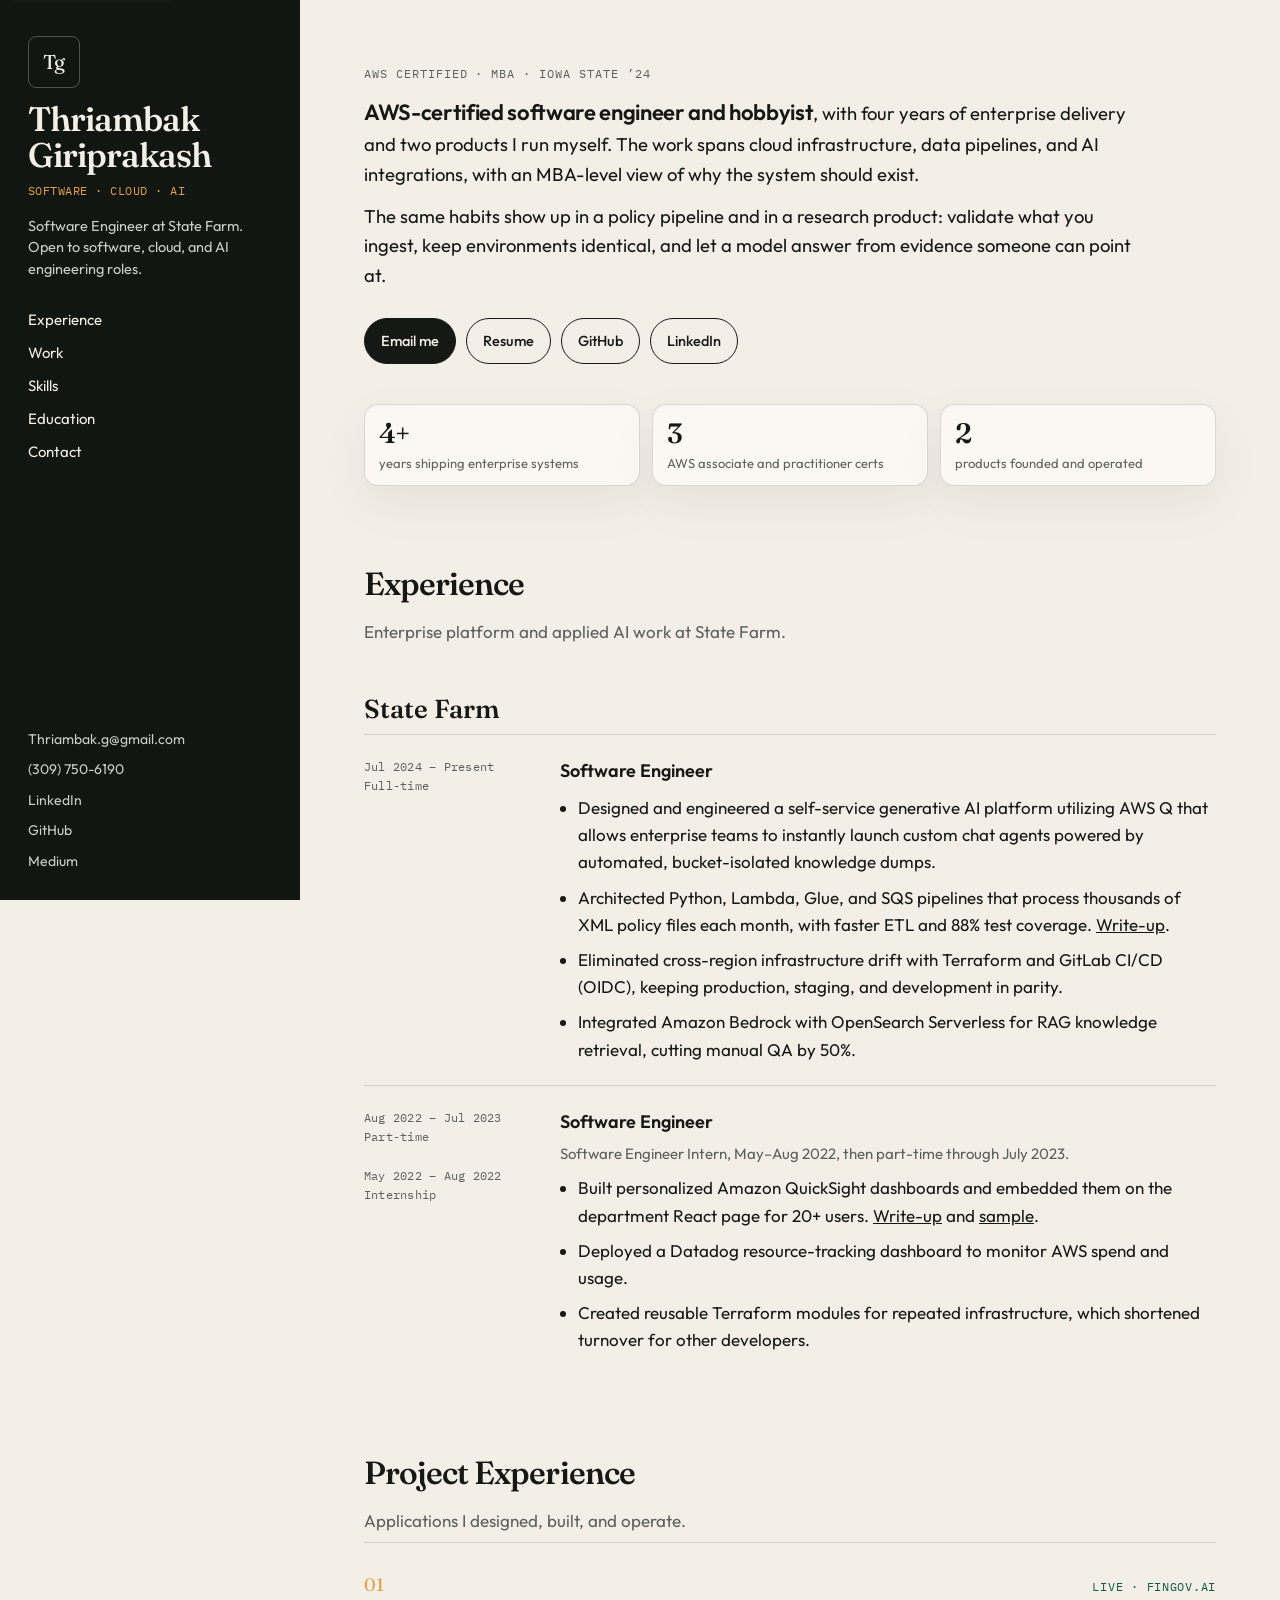
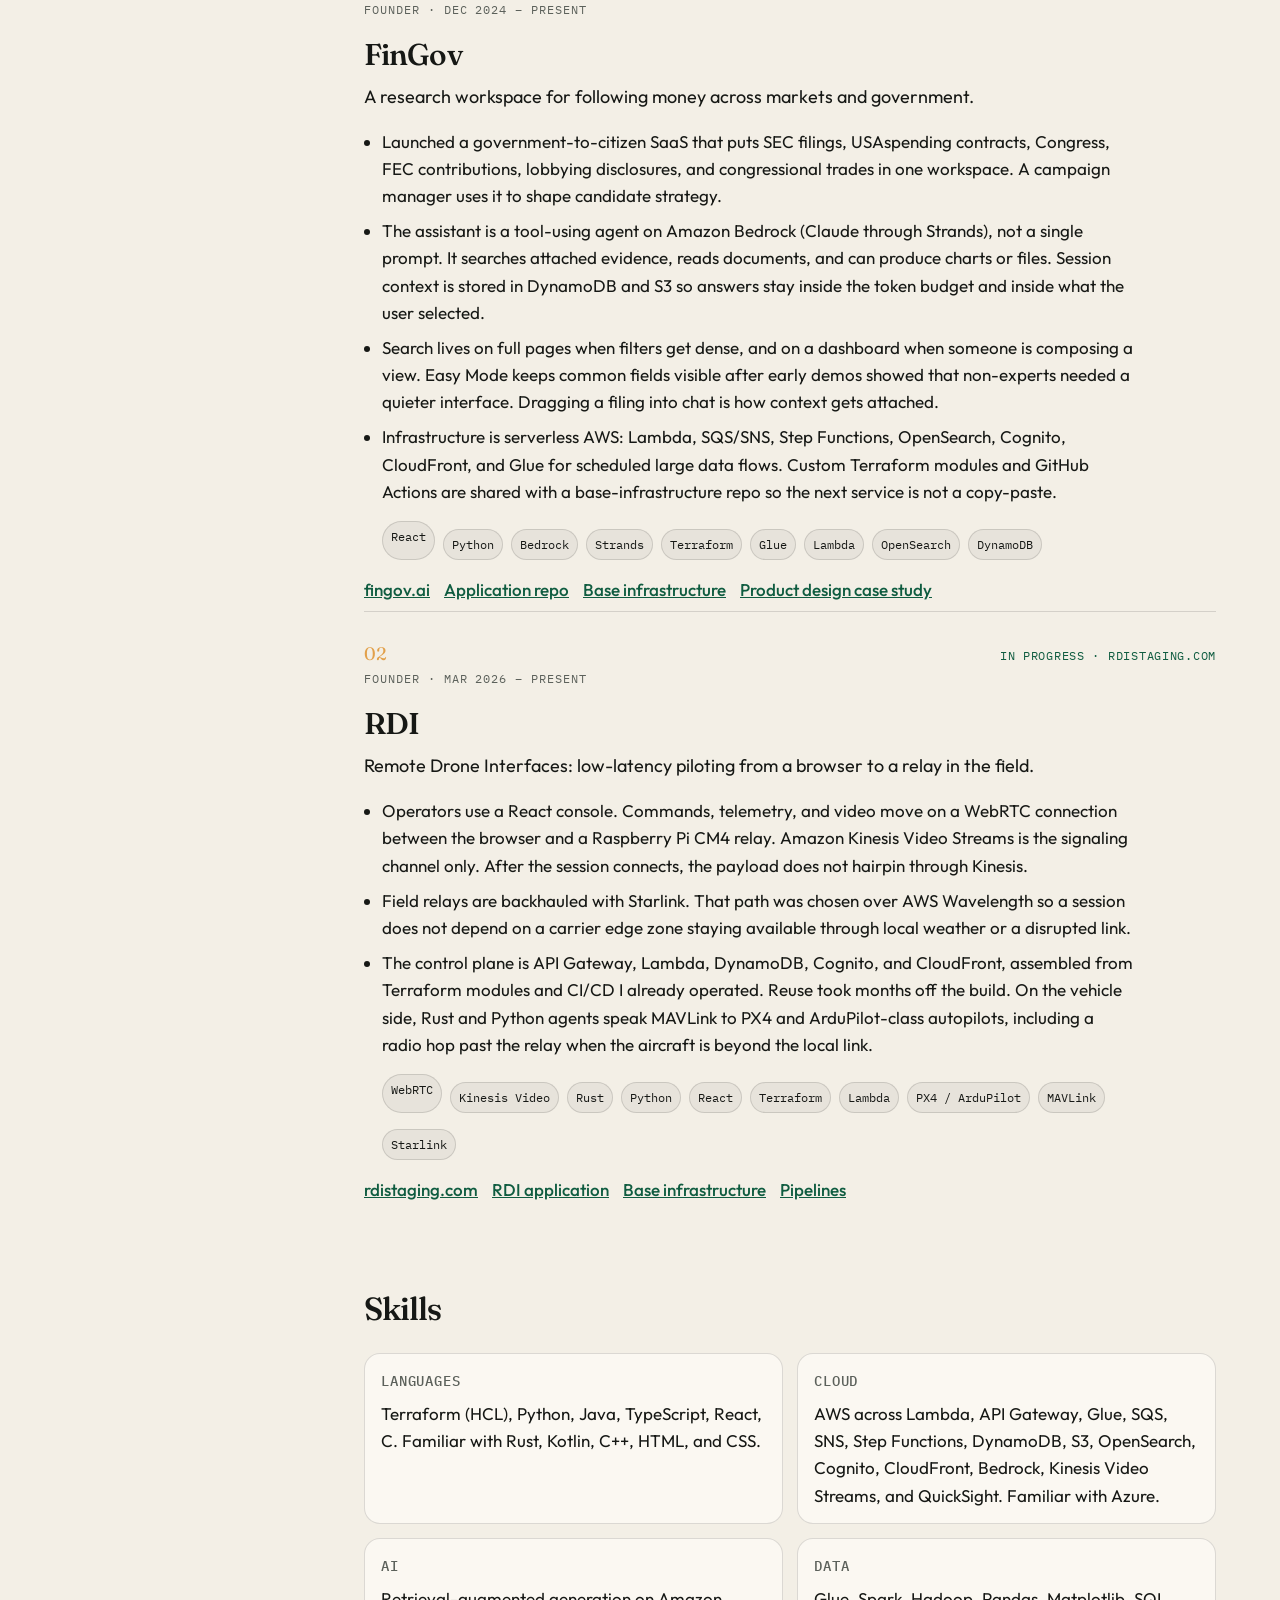
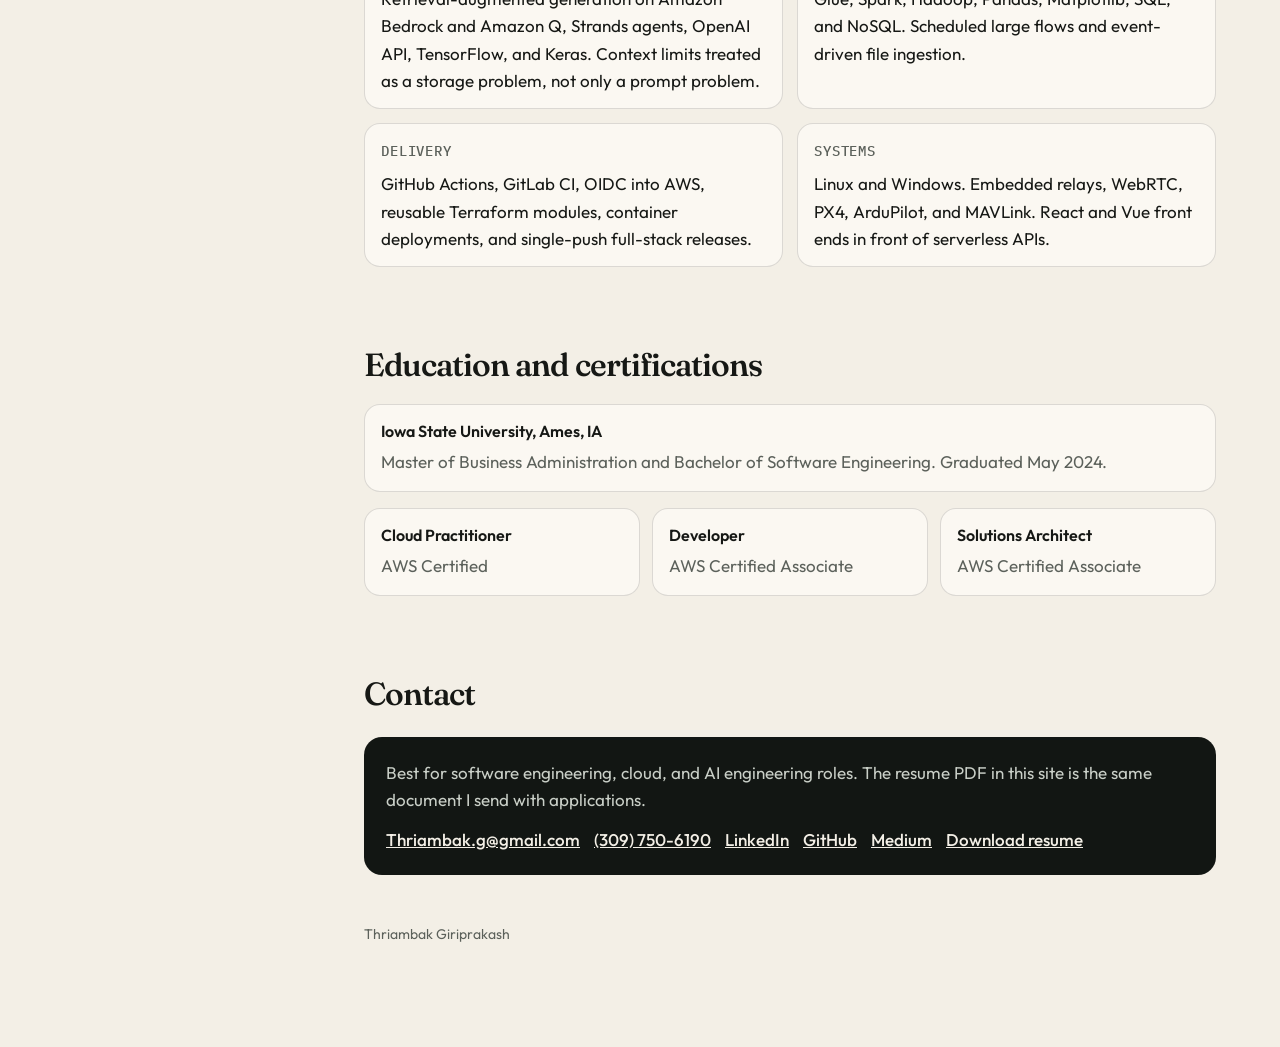
<file: index.html>
<!DOCTYPE html>
<html lang="en">
<head>
  <meta charset="utf-8">
  <meta name="viewport" content="width=device-width, initial-scale=1">
  <title>Thriambak Giriprakash — Software, Cloud, and AI Engineer</title>
  <meta name="description" content="Portfolio of Thriambak Giriprakash, an AWS-certified software, cloud, and AI engineer. Enterprise systems at State Farm, plus FinGov and Remote Drone Interfaces.">
  <meta name="author" content="Thriambak Giriprakash">
  <meta name="theme-color" content="#121613">
  <link rel="canonical" href="https://thriambakg.github.io/">
  <meta property="og:title" content="Thriambak Giriprakash — Software, Cloud, and AI Engineer">
  <meta property="og:description" content="AWS-certified engineer building cloud infrastructure, data pipelines, and evidence-grounded AI. State Farm, FinGov, and RDI.">
  <meta property="og:type" content="website">
  <meta property="og:url" content="https://thriambakg.github.io/">
  <link rel="icon" href="favicon.svg" type="image/svg+xml">
  <link rel="preconnect" href="https://fonts.googleapis.com">
  <link rel="preconnect" href="https://fonts.gstatic.com" crossorigin>
  <link href="https://fonts.googleapis.com/css2?family=Fraunces:opsz,wght@9..144,560;9..144,650&family=IBM+Plex+Mono:wght@400;500&family=Outfit:wght@400;500;600&display=swap" rel="stylesheet">
  <link rel="stylesheet" href="styles.css">
  <script type="application/ld+json">
  {
    "@context": "https://schema.org",
    "@type": "Person",
    "name": "Thriambak Giriprakash",
    "jobTitle": "Software, Cloud, and AI Engineer",
    "email": "mailto:Thriambak.g@gmail.com",
    "url": "https://thriambakg.github.io/",
    "alumniOf": "Iowa State University",
    "sameAs": [
      "https://github.com/thriambakg",
      "https://www.linkedin.com/in/thriambakg/",
      "https://medium.com/@thriambak.g",
      "https://fingov.ai"
    ]
  }
  </script>
</head>
<body>
  <a class="skip" href="#experience">Skip to experience</a>
  <div class="layout">
    <aside class="rail">
      <div>
        <div class="mark" aria-hidden="true">Tg</div>
        <h1>Thriambak Giriprakash</h1>
        <p class="role">Software · Cloud · AI</p>
        <p class="now">Software Engineer at State Farm. Open to software, cloud, and AI engineering roles.</p>
      </div>
      <nav class="nav" aria-label="Page">
        <a href="#experience">Experience</a>
        <a href="#work">Work</a>
        <a href="#skills">Skills</a>
        <a href="#education">Education</a>
        <a href="#contact">Contact</a>
      </nav>
      <div class="rail-links">
        <a href="mailto:Thriambak.g@gmail.com">Thriambak.g@gmail.com</a>
        <a href="tel:+13097506190">(309) 750-6190</a>
        <a href="https://www.linkedin.com/in/thriambakg/" rel="me">LinkedIn</a>
        <a href="https://github.com/thriambakg" rel="me">GitHub</a>
        <a href="https://medium.com/@thriambak.g" rel="me">Medium</a>
      </div>
    </aside>

    <main>
      <header>
        <p class="kicker">AWS Certified · MBA · Iowa State ’24</p>
        <p class="intro"><strong class="intro-lead">AWS-certified software engineer and hobbyist</strong>, with four years of enterprise delivery and two products I run myself. The work spans cloud infrastructure, data pipelines, and AI integrations, with an MBA-level view of why the system should exist.</p>
        <p class="intro">The same habits show up in a policy pipeline and in a research product: validate what you ingest, keep environments identical, and let a model answer from evidence someone can point at.</p>
        <div class="actions">
          <a class="button primary" href="mailto:Thriambak.g@gmail.com?subject=Software%2C%20cloud%2C%20or%20AI%20engineering%20role">Email me</a>
          <a class="button" href="Thriambak_Giriprakash_Resume.pdf">Resume</a>
          <a class="button" href="https://github.com/thriambakg">GitHub</a>
          <a class="button" href="https://www.linkedin.com/in/thriambakg/">LinkedIn</a>
        </div>
      </header>

      <ul class="facts" aria-label="Highlights">
        <li><strong>4+</strong><span>years shipping enterprise systems</span></li>
        <li><strong>3</strong><span>AWS associate and practitioner certs</span></li>
        <li><strong>2</strong><span>products founded and operated</span></li>
      </ul>

      <section id="experience">
        <h2>Experience</h2>
        <p class="section-note">Enterprise platform and applied AI work at State Farm.</p>

        <div class="employer">
          <h3>State Farm</h3>

          <article class="role-block">
            <p class="when">Jul 2024 – Present<br>Full-time</p>
            <div>
              <h4>Software Engineer</h4>
              <ul>
                <li>Designed and engineered a self-service generative AI platform utilizing AWS Q that allows enterprise teams to instantly launch custom chat agents powered by automated, bucket-isolated knowledge dumps.</li>
                <li>Architected Python, Lambda, Glue, and SQS pipelines that process thousands of XML policy files each month, with faster ETL and 88% test coverage. <a href="https://medium.com/@thriambak.g/writing-unit-tests-with-ai-using-large-language-models-prompt-engineering-and-db5eb7da486b">Write-up</a>.</li>
                <li>Eliminated cross-region infrastructure drift with Terraform and GitLab CI/CD (OIDC), keeping production, staging, and development in parity.</li>
                <li>Integrated Amazon Bedrock with OpenSearch Serverless for RAG knowledge retrieval, cutting manual QA by 50%.</li>
              </ul>
            </div>
          </article>

          <article class="role-block">
            <div class="when-stack">
              <p class="when">Aug 2022 – Jul 2023<br>Part-time</p>
              <p class="when">May 2022 – Aug 2022<br>Internship</p>
            </div>
            <div>
              <h4>Software Engineer</h4>
              <p class="role-path">Software Engineer Intern, May–Aug 2022, then part-time through July 2023.</p>
              <ul>
                <li>Built personalized Amazon QuickSight dashboards and embedded them on the department React page for 20+ users. <a href="https://medium.com/@thriambak.g/embedding-an-aws-quick-sight-dashboard-in-your-react-page-9147176598e8">Write-up</a> and <a href="https://github.com/thriambakg/EmbeddedDash">sample</a>.</li>
                <li>Deployed a Datadog resource-tracking dashboard to monitor AWS spend and usage.</li>
                <li>Created reusable Terraform modules for repeated infrastructure, which shortened turnover for other developers.</li>
              </ul>
            </div>
          </article>
        </div>
      </section>

      <section id="work">
        <h2>Project Experience</h2>
        <p class="section-note">Applications I designed, built, and operate.</p>

        <article class="project">
          <div class="project-top">
            <p class="index">01</p>
            <p class="live">Live · fingov.ai</p>
          </div>
          <p class="kicker">Founder · Dec 2024 – Present</p>
          <h3>FinGov</h3>
          <p class="tagline">A research workspace for following money across markets and government.</p>
          <ul>
            <li>Launched a government-to-citizen SaaS that puts SEC filings, USAspending contracts, Congress, FEC contributions, lobbying disclosures, and congressional trades in one workspace. A campaign manager uses it to shape candidate strategy.</li>
            <li>The assistant is a tool-using agent on Amazon Bedrock (Claude through Strands), not a single prompt. It searches attached evidence, reads documents, and can produce charts or files. Session context is stored in DynamoDB and S3 so answers stay inside the token budget and inside what the user selected.</li>
            <li>Search lives on full pages when filters get dense, and on a dashboard when someone is composing a view. Easy Mode keeps common fields visible after early demos showed that non-experts needed a quieter interface. Dragging a filing into chat is how context gets attached.</li>
            <li>Infrastructure is serverless AWS: Lambda, SQS/SNS, Step Functions, OpenSearch, Cognito, CloudFront, and Glue for scheduled large data flows. Custom Terraform modules and GitHub Actions are shared with a base-infrastructure repo so the next service is not a copy-paste.</li>
          </ul>
          <ul class="chips" aria-label="FinGov stack">
            <li>React</li>
            <li>Python</li>
            <li>Bedrock</li>
            <li>Strands</li>
            <li>Terraform</li>
            <li>Glue</li>
            <li>Lambda</li>
            <li>OpenSearch</li>
            <li>DynamoDB</li>
          </ul>
          <div class="links">
            <a href="https://fingov.ai">fingov.ai</a>
            <a href="https://github.com/thriambakg/Cosine2.0">Application repo</a>
            <a href="https://github.com/thriambakg/Cosine-Base-Infra">Base infrastructure</a>
            <a href="https://github.com/thriambakg/Cosine2.0/blob/prod/docs/FinGov-Product-Design-Case-Study.md">Product design case study</a>
          </div>
        </article>

        <article class="project">
          <div class="project-top">
            <p class="index">02</p>
            <p class="live">In progress · <a href="https://rdistaging.com">rdistaging.com</a></p>
          </div>
          <p class="kicker">Founder · Mar 2026 – Present</p>
          <h3>RDI</h3>
          <p class="tagline">Remote Drone Interfaces: low-latency piloting from a browser to a relay in the field.</p>
          <ul>
            <li>Operators use a React console. Commands, telemetry, and video move on a WebRTC connection between the browser and a Raspberry Pi CM4 relay. Amazon Kinesis Video Streams is the signaling channel only. After the session connects, the payload does not hairpin through Kinesis.</li>
            <li>Field relays are backhauled with Starlink. That path was chosen over AWS Wavelength so a session does not depend on a carrier edge zone staying available through local weather or a disrupted link.</li>
            <li>The control plane is API Gateway, Lambda, DynamoDB, Cognito, and CloudFront, assembled from Terraform modules and CI/CD I already operated. Reuse took months off the build. On the vehicle side, Rust and Python agents speak MAVLink to PX4 and ArduPilot-class autopilots, including a radio hop past the relay when the aircraft is beyond the local link.</li>
          </ul>
          <ul class="chips" aria-label="RDI stack">
            <li>WebRTC</li>
            <li>Kinesis Video</li>
            <li>Rust</li>
            <li>Python</li>
            <li>React</li>
            <li>Terraform</li>
            <li>Lambda</li>
            <li>PX4 / ArduPilot</li>
            <li>MAVLink</li>
            <li>Starlink</li>
          </ul>
          <div class="links">
            <a href="https://rdistaging.com">rdistaging.com</a>
            <a href="https://github.com/thriambakg/RDI-1.0">RDI application</a>
            <a href="https://github.com/thriambakg/RDI-Base-Infra">Base infrastructure</a>
            <a href="https://github.com/thriambakg/RDI-Pipelines">Pipelines</a>
          </div>
        </article>
      </section>

      <section id="skills">
        <h2>Skills</h2>
        <div class="skill-grid">
          <article>
            <h3>Languages</h3>
            <p>Terraform (HCL), Python, Java, TypeScript, React, C. Familiar with Rust, Kotlin, C++, HTML, and CSS.</p>
          </article>
          <article>
            <h3>Cloud</h3>
            <p>AWS across Lambda, API Gateway, Glue, SQS, SNS, Step Functions, DynamoDB, S3, OpenSearch, Cognito, CloudFront, Bedrock, Kinesis Video Streams, and QuickSight. Familiar with Azure.</p>
          </article>
          <article>
            <h3>AI</h3>
            <p>Retrieval-augmented generation on Amazon Bedrock and Amazon Q, Strands agents, OpenAI API, TensorFlow, and Keras. Context limits treated as a storage problem, not only a prompt problem.</p>
          </article>
          <article>
            <h3>Data</h3>
            <p>Glue, Spark, Hadoop, Pandas, Matplotlib, SQL, and NoSQL. Scheduled large flows and event-driven file ingestion.</p>
          </article>
          <article>
            <h3>Delivery</h3>
            <p>GitHub Actions, GitLab CI, OIDC into AWS, reusable Terraform modules, container deployments, and single-push full-stack releases.</p>
          </article>
          <article>
            <h3>Systems</h3>
            <p>Linux and Windows. Embedded relays, WebRTC, PX4, ArduPilot, and MAVLink. React and Vue front ends in front of serverless APIs.</p>
          </article>
        </div>
      </section>

      <section id="education">
        <h2>Education and certifications</h2>
        <article class="edu">
          <h3>Iowa State University, Ames, IA</h3>
          <p>Master of Business Administration and Bachelor of Software Engineering. Graduated May 2024.</p>
        </article>
        <div class="certs">
          <article>
            <h3>Cloud Practitioner</h3>
            <p>AWS Certified</p>
          </article>
          <article>
            <h3>Developer</h3>
            <p>AWS Certified Associate</p>
          </article>
          <article>
            <h3>Solutions Architect</h3>
            <p>AWS Certified Associate</p>
          </article>
        </div>
      </section>

      <section id="contact">
        <h2>Contact</h2>
        <div class="contact-panel">
          <p>Best for software engineering, cloud, and AI engineering roles. The resume PDF in this site is the same document I send with applications.</p>
          <div class="links">
            <a href="mailto:Thriambak.g@gmail.com">Thriambak.g@gmail.com</a>
            <a href="tel:+13097506190">(309) 750-6190</a>
            <a href="https://www.linkedin.com/in/thriambakg/">LinkedIn</a>
            <a href="https://github.com/thriambakg">GitHub</a>
            <a href="https://medium.com/@thriambak.g">Medium</a>
            <a href="Thriambak_Giriprakash_Resume.pdf">Download resume</a>
          </div>
        </div>
      </section>

      <footer>
        <p>Thriambak Giriprakash</p>
      </footer>
    </main>
  </div>
</body>
</html>
</file>
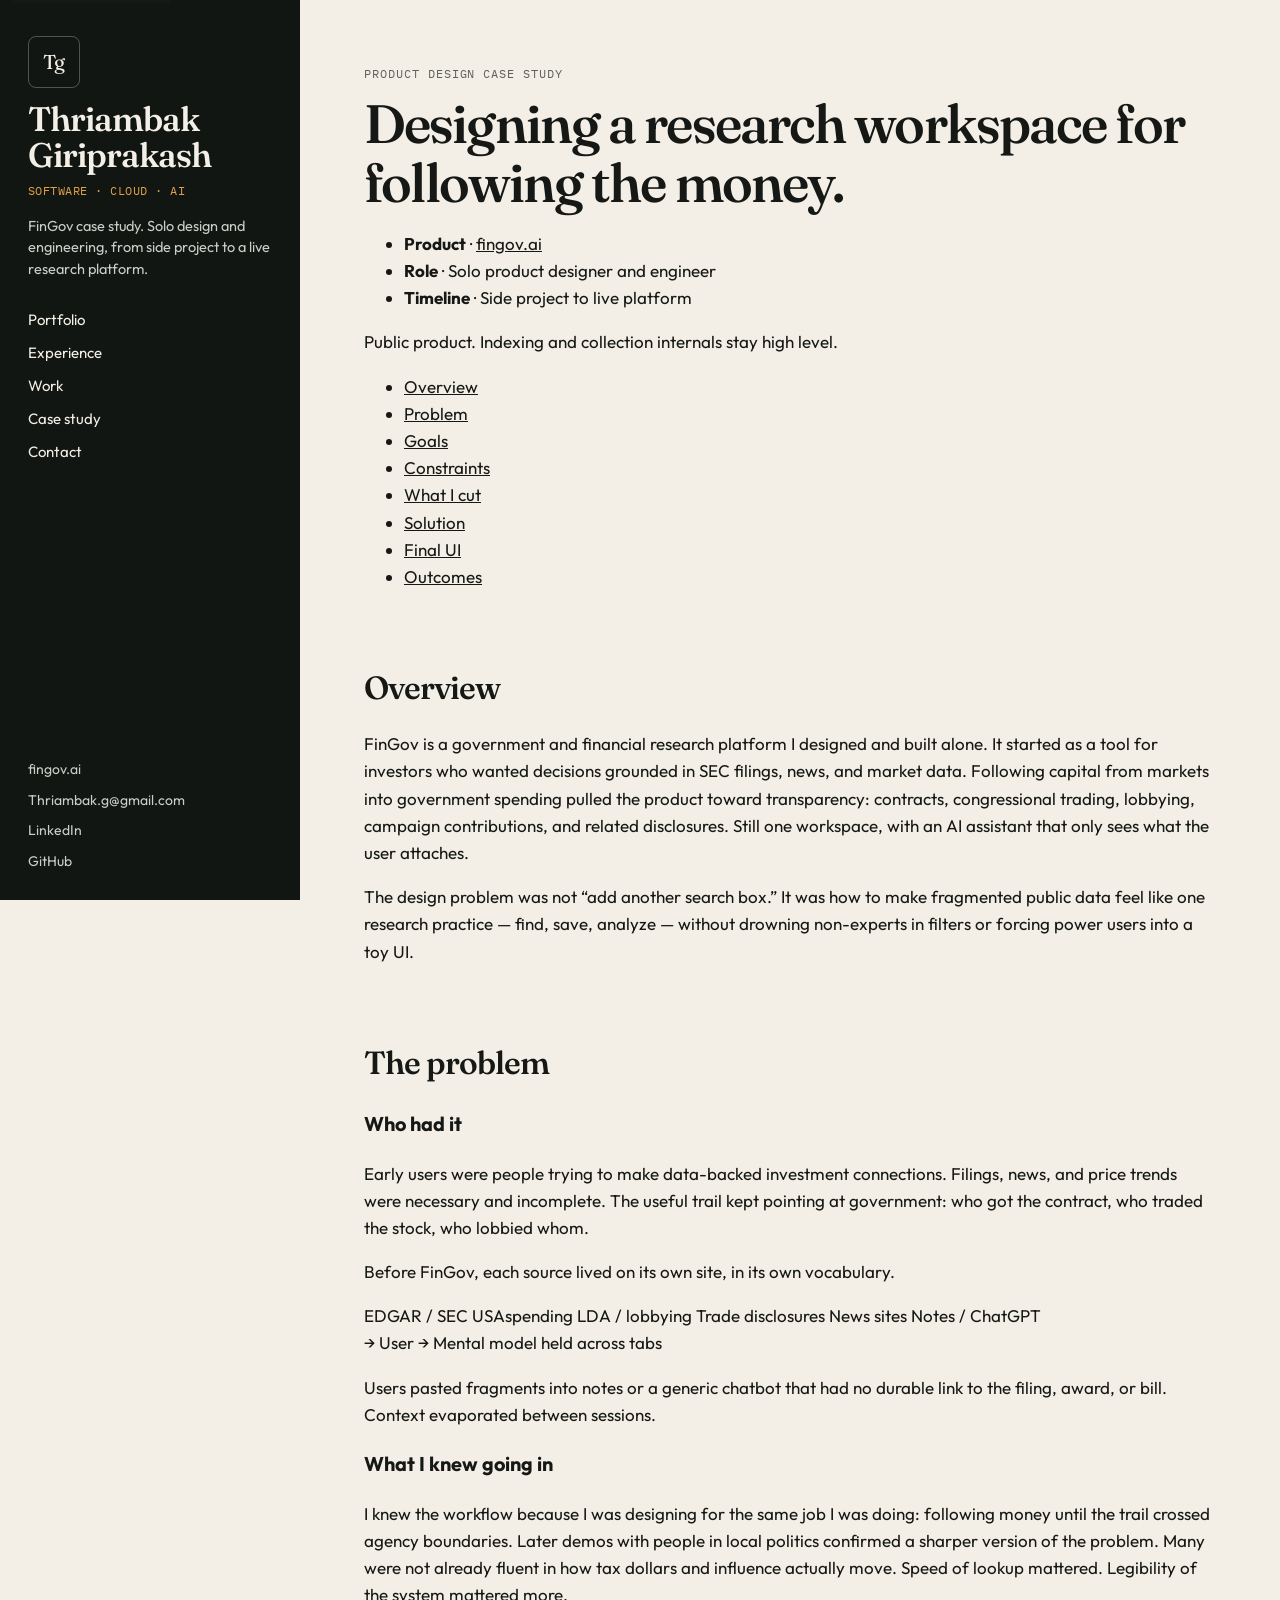
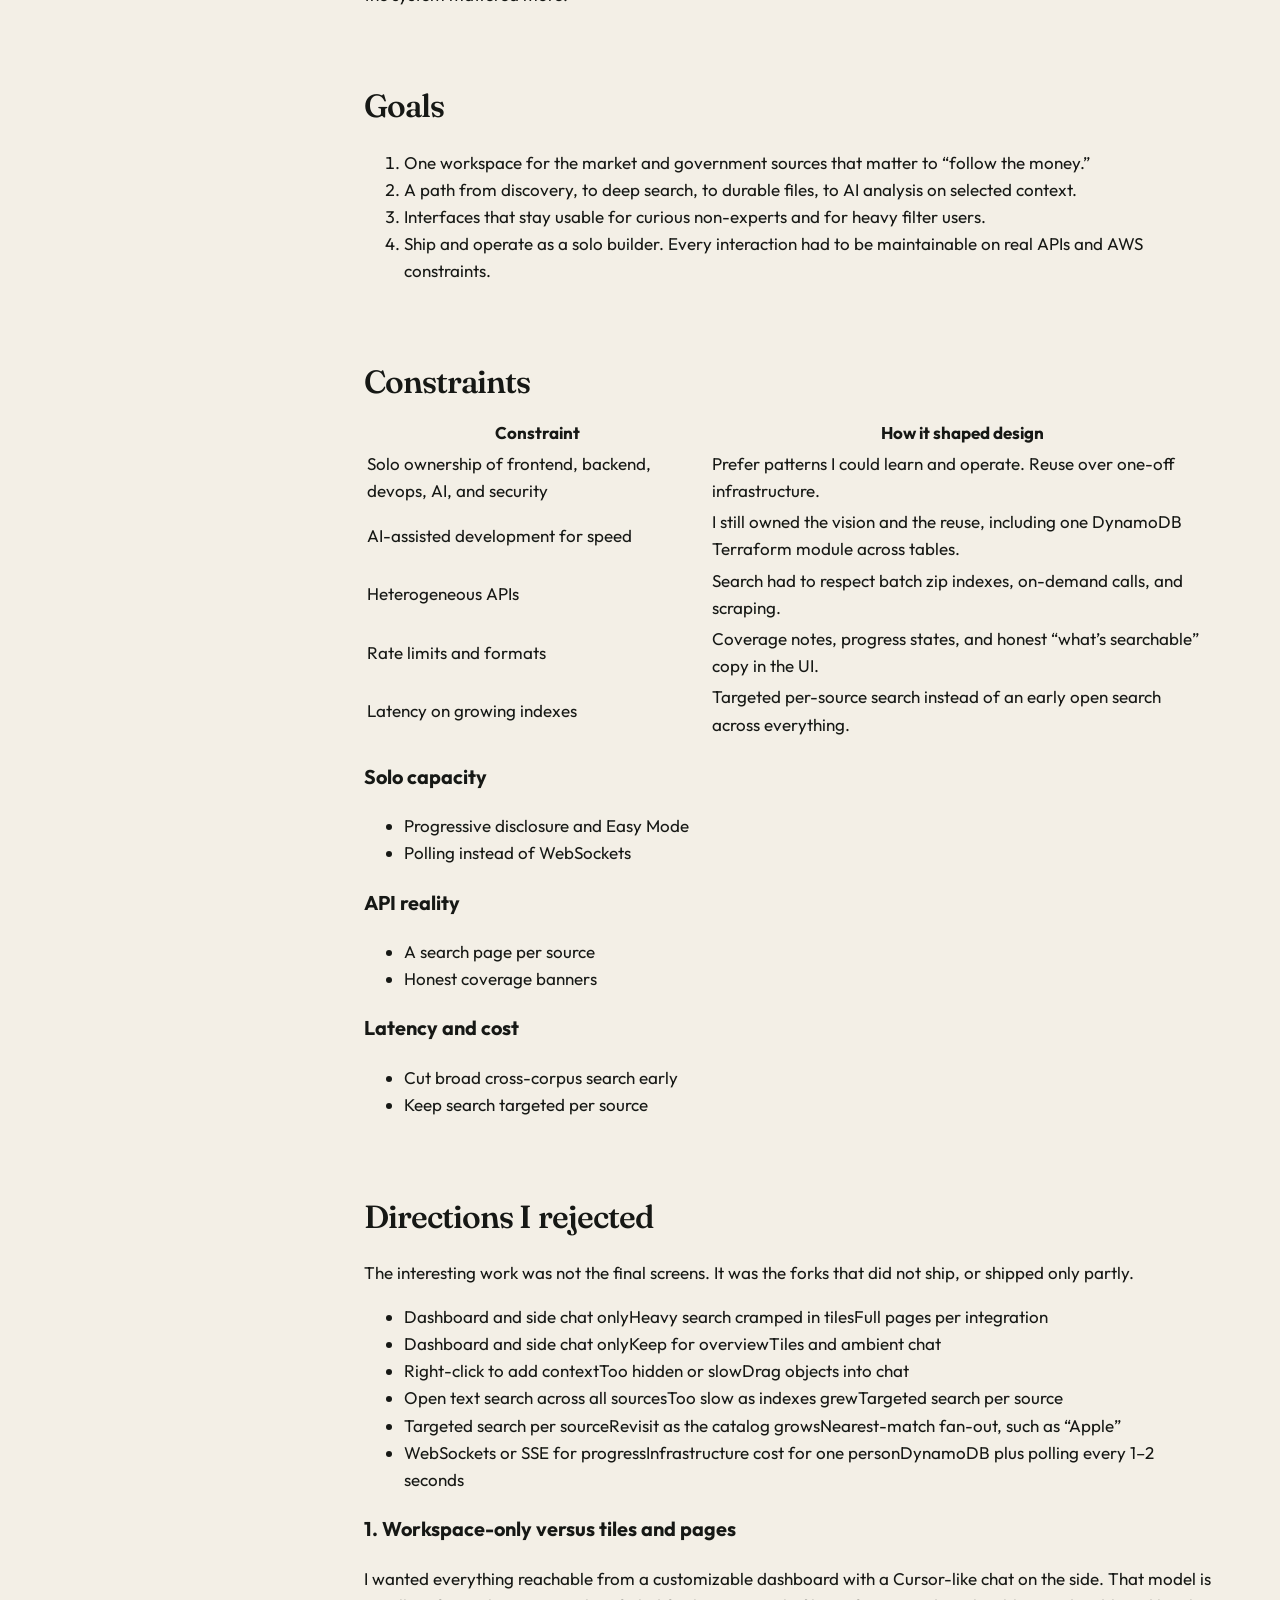
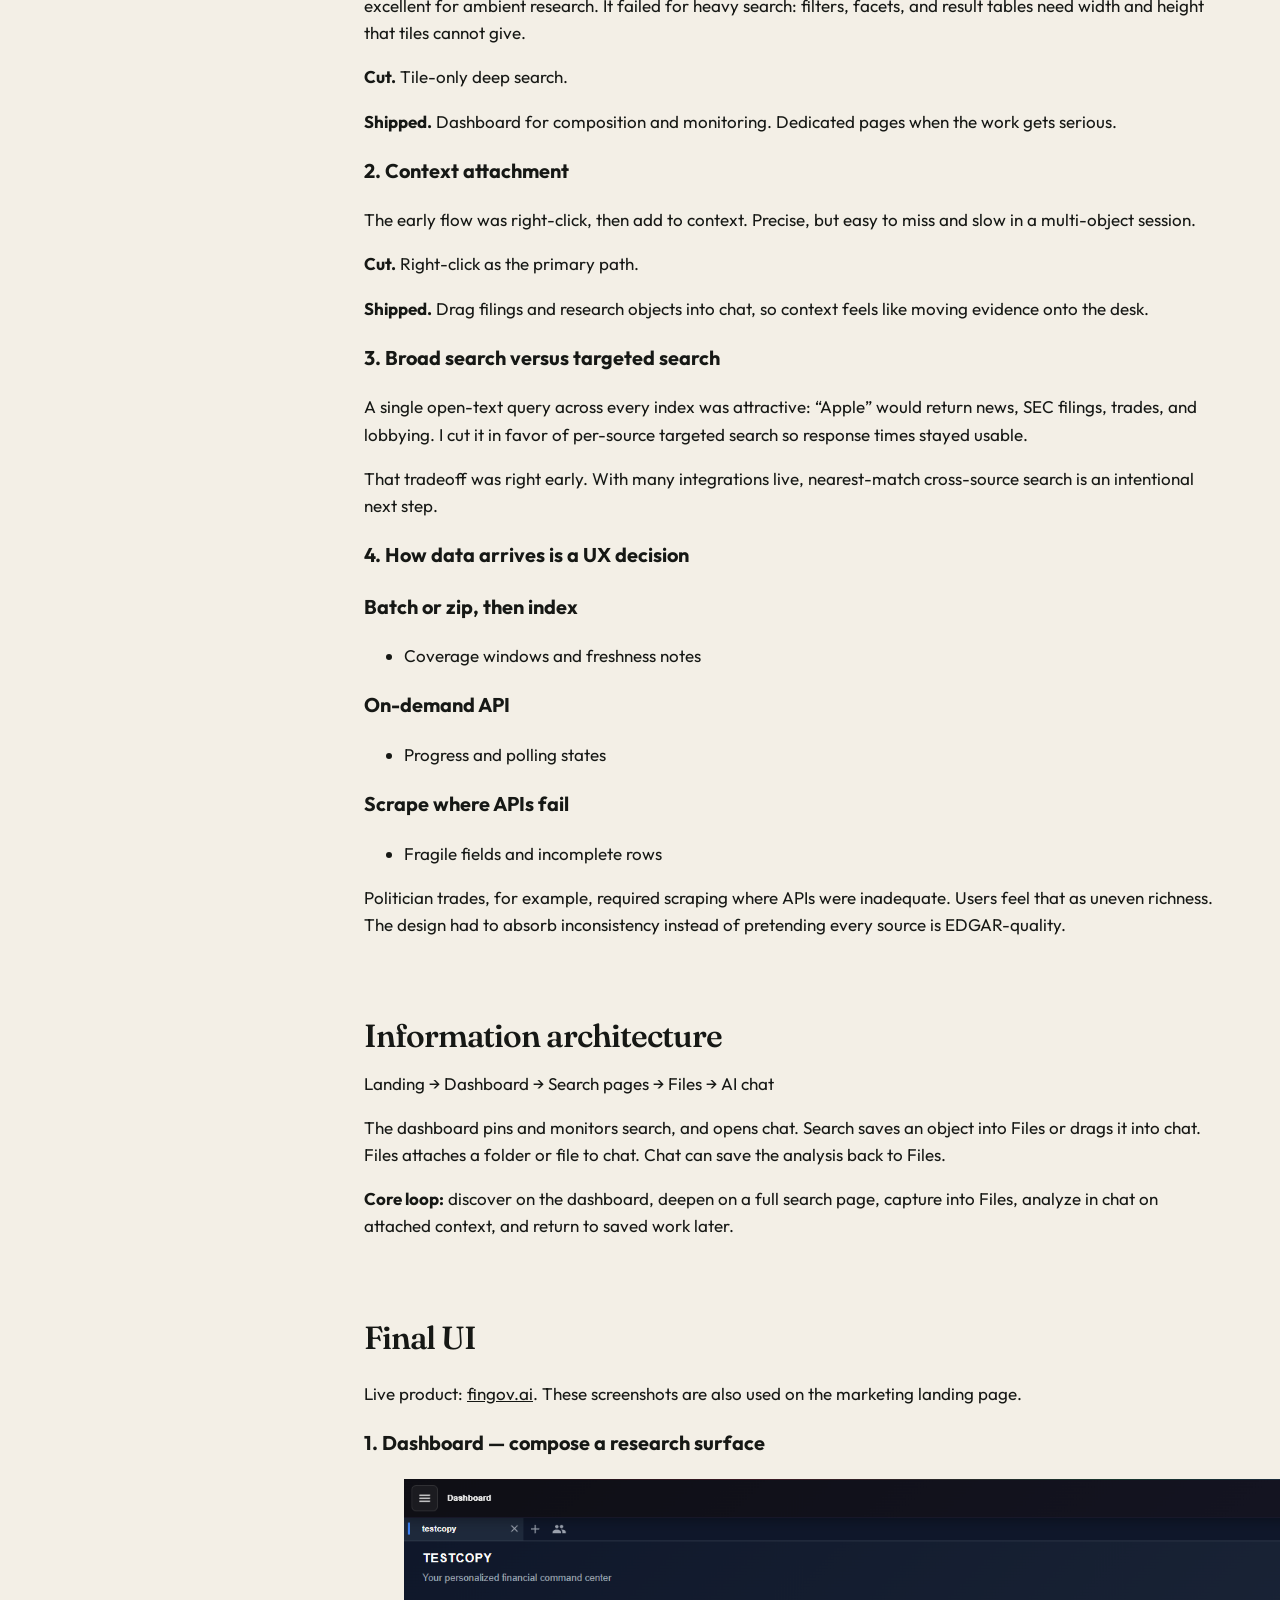
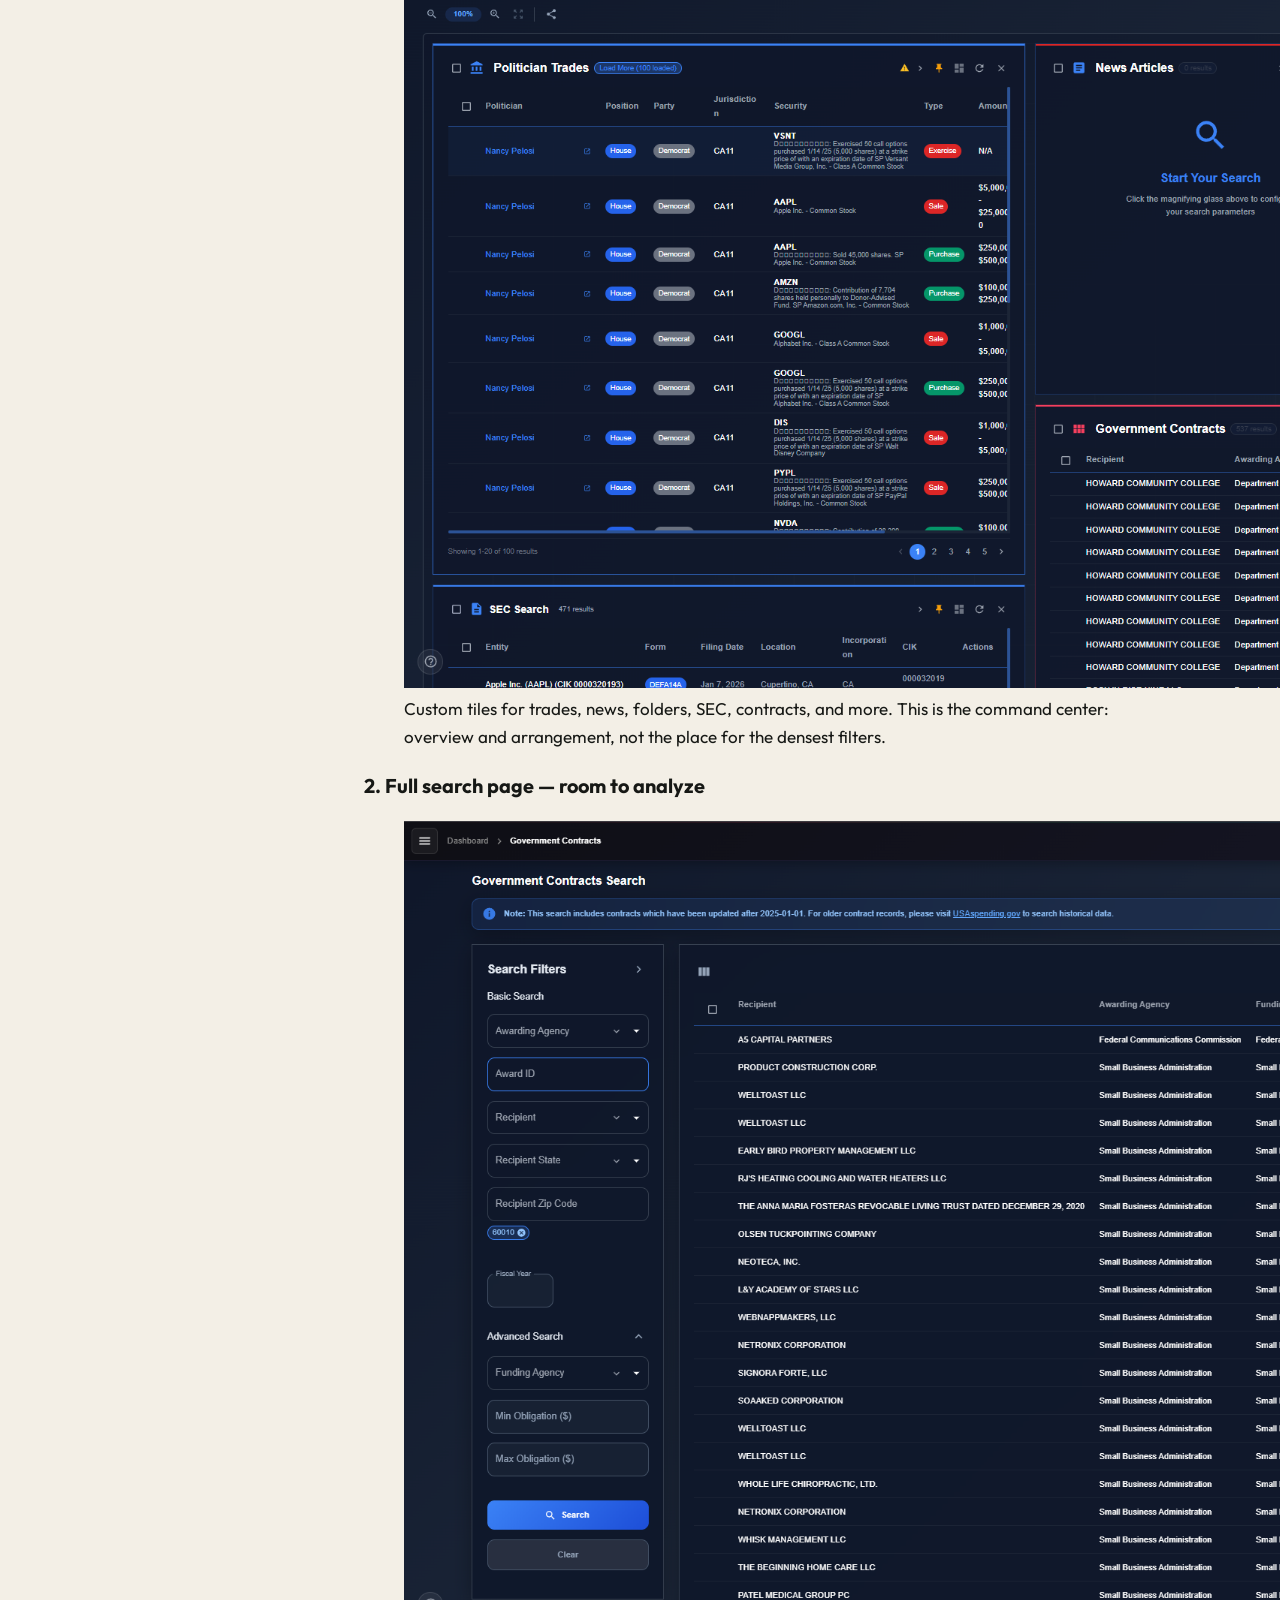
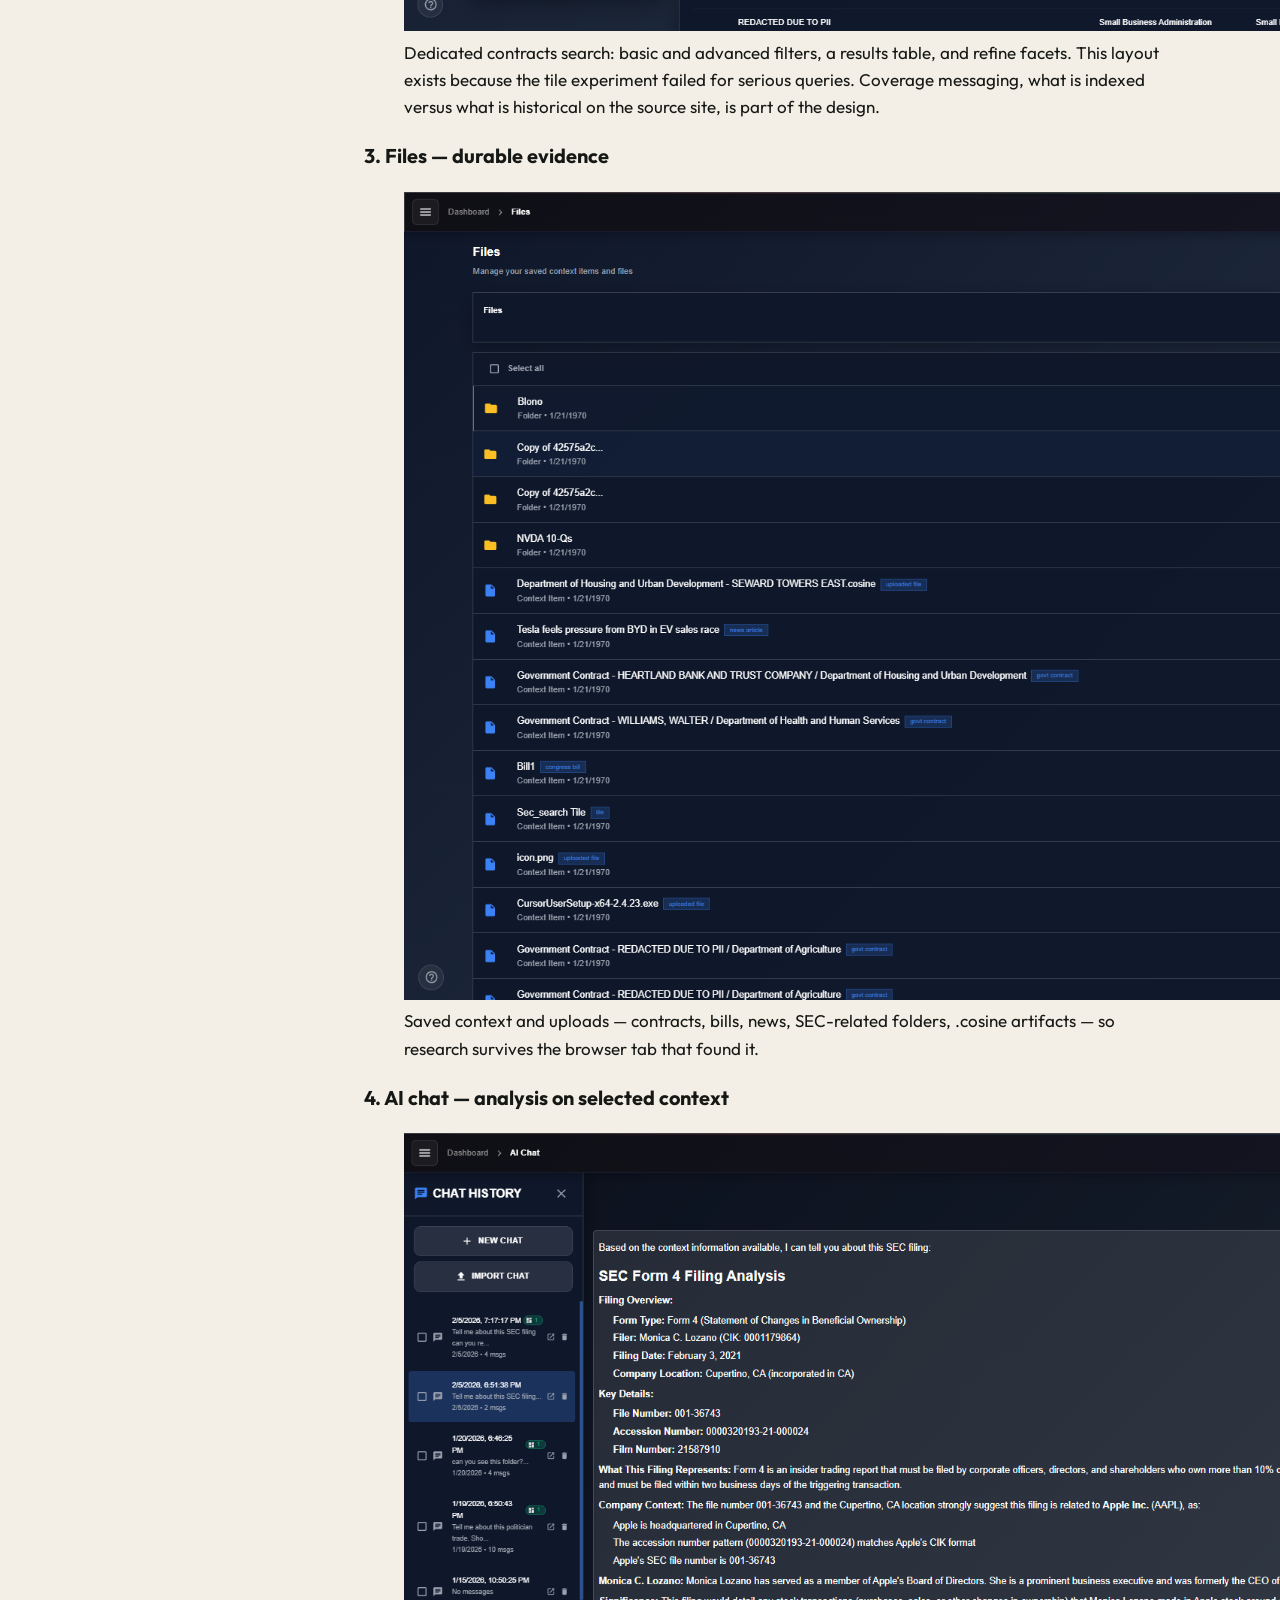
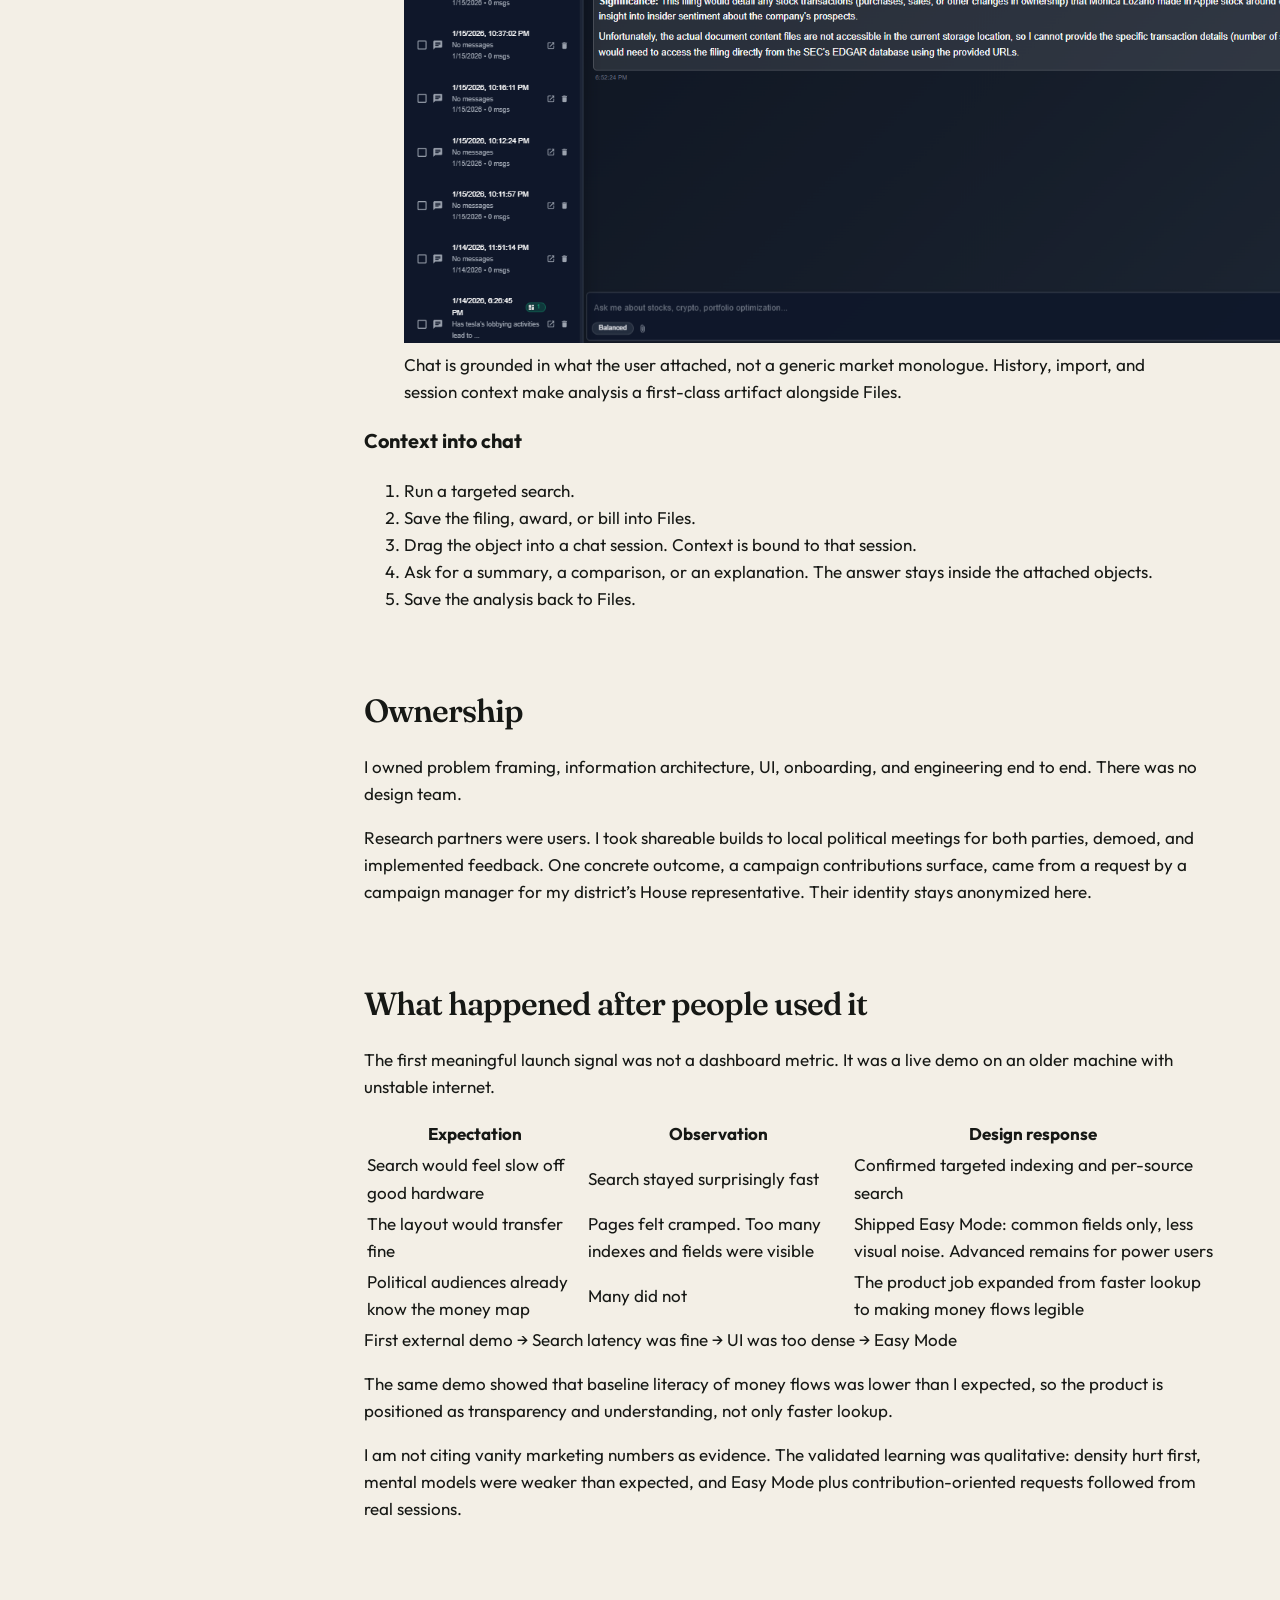
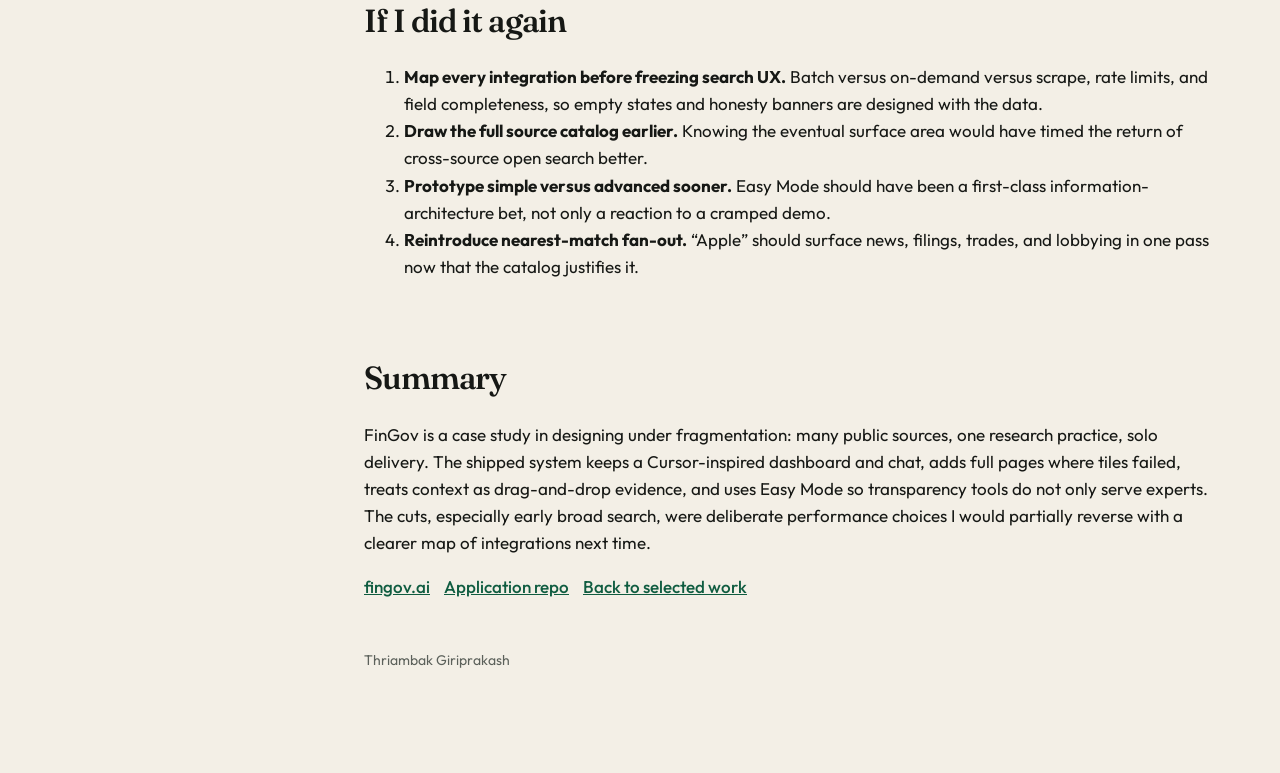
<file: fingov-case-study.html>
<!DOCTYPE html>
<html lang="en">
<head>
  <meta charset="utf-8">
  <meta name="viewport" content="width=device-width, initial-scale=1">
  <title>FinGov case study — Thriambak Giriprakash</title>
  <meta name="description" content="How FinGov became one research practice for SEC filings, contracts, Congress, lobbying, and trades. A product design case study by Thriambak Giriprakash.">
  <meta name="author" content="Thriambak Giriprakash">
  <meta name="theme-color" content="#121613">
  <link rel="canonical" href="https://thriambakg.github.io/fingov-case-study.html">
  <meta property="og:title" content="FinGov — designing a research workspace for following the money">
  <meta property="og:description" content="Product design case study: fragmented public data, one workspace, and an assistant that only sees what you attach.">
  <meta property="og:type" content="article">
  <meta property="og:url" content="https://thriambakg.github.io/fingov-case-study.html">
  <link rel="icon" href="favicon.svg" type="image/svg+xml">
  <link rel="preconnect" href="https://fonts.googleapis.com">
  <link rel="preconnect" href="https://fonts.gstatic.com" crossorigin>
  <link href="https://fonts.googleapis.com/css2?family=Fraunces:opsz,wght@9..144,560;9..144,650&family=IBM+Plex+Mono:wght@400;500&family=Outfit:wght@400;500;600&display=swap" rel="stylesheet">
  <link rel="stylesheet" href="styles.css">
</head>
<body>
  <a class="skip" href="#overview">Skip to case study</a>
  <div class="layout">
    <aside class="rail">
      <div>
        <div class="mark" aria-hidden="true">Tg</div>
        <h1>Thriambak Giriprakash</h1>
        <p class="role">Software · Cloud · AI</p>
        <p class="now">FinGov case study. Solo design and engineering, from side project to a live research platform.</p>
      </div>
      <nav class="nav" aria-label="Page">
        <a href="index.html">Portfolio</a>
        <a href="index.html#experience">Experience</a>
        <a href="index.html#work">Work</a>
        <a href="fingov-case-study.html" aria-current="page">Case study</a>
        <a href="index.html#contact">Contact</a>
      </nav>
      <div class="rail-links">
        <a href="https://fingov.ai">fingov.ai</a>
        <a href="mailto:Thriambak.g@gmail.com">Thriambak.g@gmail.com</a>
        <a href="https://www.linkedin.com/in/thriambakg/" rel="me">LinkedIn</a>
        <a href="https://github.com/thriambakg" rel="me">GitHub</a>
      </div>
    </aside>

    <main class="study">
      <p class="kicker">Product design case study</p>
      <p class="lede">Designing a research workspace for following the money.</p>
      <ul class="meta-row">
        <li><strong>Product</strong> · <a href="https://fingov.ai">fingov.ai</a></li>
        <li><strong>Role</strong> · Solo product designer and engineer</li>
        <li><strong>Timeline</strong> · Side project to live platform</li>
      </ul>
      <p class="note">Public product. Indexing and collection internals stay high level.</p>
      <ul class="toc">
        <li><a href="#overview">Overview</a></li>
        <li><a href="#problem">Problem</a></li>
        <li><a href="#goals">Goals</a></li>
        <li><a href="#constraints">Constraints</a></li>
        <li><a href="#exploration">What I cut</a></li>
        <li><a href="#solution">Solution</a></li>
        <li><a href="#ui">Final UI</a></li>
        <li><a href="#outcomes">Outcomes</a></li>
      </ul>

      <section id="overview">
        <h2>Overview</h2>
        <p>FinGov is a government and financial research platform I designed and built alone. It started as a tool for investors who wanted decisions grounded in SEC filings, news, and market data. Following capital from markets into government spending pulled the product toward transparency: contracts, congressional trading, lobbying, campaign contributions, and related disclosures. Still one workspace, with an AI assistant that only sees what the user attaches.</p>
        <p>The design problem was not “add another search box.” It was how to make fragmented public data feel like one research practice — find, save, analyze — without drowning non-experts in filters or forcing power users into a toy UI.</p>
      </section>

      <section id="problem">
        <h2>The problem</h2>
        <h3>Who had it</h3>
        <p>Early users were people trying to make data-backed investment connections. Filings, news, and price trends were necessary and incomplete. The useful trail kept pointing at government: who got the contract, who traded the stock, who lobbied whom.</p>
        <p>Before FinGov, each source lived on its own site, in its own vocabulary.</p>
        <div class="flow" aria-label="Before FinGov, sources reached the user separately">
          <div class="flow-stack">
            <span class="node">EDGAR / SEC</span>
            <span class="node">USAspending</span>
            <span class="node">LDA / lobbying</span>
            <span class="node">Trade disclosures</span>
            <span class="node">News sites</span>
            <span class="node">Notes / ChatGPT</span>
          </div>
          <span class="flow-arrow" aria-hidden="true">→</span>
          <span class="node">User</span>
          <span class="flow-arrow" aria-hidden="true">→</span>
          <span class="node ink">Mental model held across tabs</span>
        </div>
        <p>Users pasted fragments into notes or a generic chatbot that had no durable link to the filing, award, or bill. Context evaporated between sessions.</p>
        <h3>What I knew going in</h3>
        <p>I knew the workflow because I was designing for the same job I was doing: following money until the trail crossed agency boundaries. Later demos with people in local politics confirmed a sharper version of the problem. Many were not already fluent in how tax dollars and influence actually move. Speed of lookup mattered. Legibility of the system mattered more.</p>
      </section>

      <section id="goals">
        <h2>Goals</h2>
        <ol>
          <li>One workspace for the market and government sources that matter to “follow the money.”</li>
          <li>A path from discovery, to deep search, to durable files, to AI analysis on selected context.</li>
          <li>Interfaces that stay usable for curious non-experts and for heavy filter users.</li>
          <li>Ship and operate as a solo builder. Every interaction had to be maintainable on real APIs and AWS constraints.</li>
        </ol>
      </section>

      <section id="constraints">
        <h2>Constraints</h2>
        <div class="table-wrap">
          <table>
            <thead>
              <tr><th>Constraint</th><th>How it shaped design</th></tr>
            </thead>
            <tbody>
              <tr>
                <td>Solo ownership of frontend, backend, devops, AI, and security</td>
                <td>Prefer patterns I could learn and operate. Reuse over one-off infrastructure.</td>
              </tr>
              <tr>
                <td>AI-assisted development for speed</td>
                <td>I still owned the vision and the reuse, including one DynamoDB Terraform module across tables.</td>
              </tr>
              <tr>
                <td>Heterogeneous APIs</td>
                <td>Search had to respect batch zip indexes, on-demand calls, and scraping.</td>
              </tr>
              <tr>
                <td>Rate limits and formats</td>
                <td>Coverage notes, progress states, and honest “what’s searchable” copy in the UI.</td>
              </tr>
              <tr>
                <td>Latency on growing indexes</td>
                <td>Targeted per-source search instead of an early open search across everything.</td>
              </tr>
            </tbody>
          </table>
        </div>
        <div class="map">
          <article>
            <h3>Solo capacity</h3>
            <ul>
              <li>Progressive disclosure and Easy Mode</li>
              <li>Polling instead of WebSockets</li>
            </ul>
          </article>
          <article>
            <h3>API reality</h3>
            <ul>
              <li>A search page per source</li>
              <li>Honest coverage banners</li>
            </ul>
          </article>
          <article>
            <h3>Latency and cost</h3>
            <ul>
              <li>Cut broad cross-corpus search early</li>
              <li>Keep search targeted per source</li>
            </ul>
          </article>
        </div>
      </section>

      <section id="exploration">
        <h2>Directions I rejected</h2>
        <p>The interesting work was not the final screens. It was the forks that did not ship, or shipped only partly.</p>
        <ul class="forks">
          <li><span>Dashboard and side chat only</span><span class="why">Heavy search cramped in tiles</span><span>Full pages per integration</span></li>
          <li><span>Dashboard and side chat only</span><span class="why">Keep for overview</span><span>Tiles and ambient chat</span></li>
          <li><span>Right-click to add context</span><span class="why">Too hidden or slow</span><span>Drag objects into chat</span></li>
          <li><span>Open text search across all sources</span><span class="why">Too slow as indexes grew</span><span>Targeted search per source</span></li>
          <li><span>Targeted search per source</span><span class="why">Revisit as the catalog grows</span><span>Nearest-match fan-out, such as “Apple”</span></li>
          <li><span>WebSockets or SSE for progress</span><span class="why">Infrastructure cost for one person</span><span>DynamoDB plus polling every 1–2 seconds</span></li>
        </ul>

        <h3>1. Workspace-only versus tiles and pages</h3>
        <p>I wanted everything reachable from a customizable dashboard with a Cursor-like chat on the side. That model is excellent for ambient research. It failed for heavy search: filters, facets, and result tables need width and height that tiles cannot give.</p>
        <div class="pair">
          <p><strong>Cut.</strong> Tile-only deep search.</p>
          <p><strong>Shipped.</strong> Dashboard for composition and monitoring. Dedicated pages when the work gets serious.</p>
        </div>

        <h3>2. Context attachment</h3>
        <p>The early flow was right-click, then add to context. Precise, but easy to miss and slow in a multi-object session.</p>
        <div class="pair">
          <p><strong>Cut.</strong> Right-click as the primary path.</p>
          <p><strong>Shipped.</strong> Drag filings and research objects into chat, so context feels like moving evidence onto the desk.</p>
        </div>

        <h3>3. Broad search versus targeted search</h3>
        <p>A single open-text query across every index was attractive: “Apple” would return news, SEC filings, trades, and lobbying. I cut it in favor of per-source targeted search so response times stayed usable.</p>
        <p>That tradeoff was right early. With many integrations live, nearest-match cross-source search is an intentional next step.</p>

        <h3>4. How data arrives is a UX decision</h3>
        <div class="map">
          <article>
            <h3>Batch or zip, then index</h3>
            <ul><li>Coverage windows and freshness notes</li></ul>
          </article>
          <article>
            <h3>On-demand API</h3>
            <ul><li>Progress and polling states</li></ul>
          </article>
          <article>
            <h3>Scrape where APIs fail</h3>
            <ul><li>Fragile fields and incomplete rows</li></ul>
          </article>
        </div>
        <p>Politician trades, for example, required scraping where APIs were inadequate. Users feel that as uneven richness. The design had to absorb inconsistency instead of pretending every source is EDGAR-quality.</p>
      </section>

      <section id="solution">
        <h2>Information architecture</h2>
        <div class="flow" aria-label="Core product surfaces">
          <span class="node">Landing</span>
          <span class="flow-arrow" aria-hidden="true">→</span>
          <span class="node ink">Dashboard</span>
          <span class="flow-arrow" aria-hidden="true">→</span>
          <span class="node">Search pages</span>
          <span class="flow-arrow" aria-hidden="true">→</span>
          <span class="node">Files</span>
          <span class="flow-arrow" aria-hidden="true">→</span>
          <span class="node">AI chat</span>
        </div>
        <p>The dashboard pins and monitors search, and opens chat. Search saves an object into Files or drags it into chat. Files attaches a folder or file to chat. Chat can save the analysis back to Files.</p>
        <p><strong>Core loop:</strong> discover on the dashboard, deepen on a full search page, capture into Files, analyze in chat on attached context, and return to saved work later.</p>
      </section>

      <section id="ui">
        <h2>Final UI</h2>
        <p>Live product: <a href="https://fingov.ai">fingov.ai</a>. These screenshots are also used on the marketing landing page.</p>

        <h3>1. Dashboard — compose a research surface</h3>
        <figure>
          <img src="images/fingov/DashboardPreview.png" alt="FinGov dashboard with tiles for politician trades, news, files, SEC search, and government contracts" width="1440">
          <figcaption>Custom tiles for trades, news, folders, SEC, contracts, and more. This is the command center: overview and arrangement, not the place for the densest filters.</figcaption>
        </figure>

        <h3>2. Full search page — room to analyze</h3>
        <figure>
          <img src="images/fingov/ContractSearchPreview.png" alt="Government contracts search page with filters, a results table, and refine facets" width="1440">
          <figcaption>Dedicated contracts search: basic and advanced filters, a results table, and refine facets. This layout exists because the tile experiment failed for serious queries. Coverage messaging, what is indexed versus what is historical on the source site, is part of the design.</figcaption>
        </figure>

        <h3>3. Files — durable evidence</h3>
        <figure>
          <img src="images/fingov/FilepagePreview.png" alt="Files page listing folders, uploads, news, contracts, and Congress bills as context items" width="1440">
          <figcaption>Saved context and uploads — contracts, bills, news, SEC-related folders, .cosine artifacts — so research survives the browser tab that found it.</figcaption>
        </figure>

        <h3>4. AI chat — analysis on selected context</h3>
        <figure>
          <img src="images/fingov/ChatPreview.png" alt="AI chat analyzing an SEC Form 4 filing, with a chat history sidebar" width="1440">
          <figcaption>Chat is grounded in what the user attached, not a generic market monologue. History, import, and session context make analysis a first-class artifact alongside Files.</figcaption>
        </figure>

        <h3>Context into chat</h3>
        <ol class="steps">
          <li>Run a targeted search.</li>
          <li>Save the filing, award, or bill into Files.</li>
          <li>Drag the object into a chat session. Context is bound to that session.</li>
          <li>Ask for a summary, a comparison, or an explanation. The answer stays inside the attached objects.</li>
          <li>Save the analysis back to Files.</li>
        </ol>
      </section>

      <section id="ownership">
        <h2>Ownership</h2>
        <p>I owned problem framing, information architecture, UI, onboarding, and engineering end to end. There was no design team.</p>
        <p>Research partners were users. I took shareable builds to local political meetings for both parties, demoed, and implemented feedback. One concrete outcome, a campaign contributions surface, came from a request by a campaign manager for my district’s House representative. Their identity stays anonymized here.</p>
      </section>

      <section id="outcomes">
        <h2>What happened after people used it</h2>
        <p>The first meaningful launch signal was not a dashboard metric. It was a live demo on an older machine with unstable internet.</p>
        <div class="table-wrap">
          <table>
            <thead>
              <tr><th>Expectation</th><th>Observation</th><th>Design response</th></tr>
            </thead>
            <tbody>
              <tr>
                <td>Search would feel slow off good hardware</td>
                <td>Search stayed surprisingly fast</td>
                <td>Confirmed targeted indexing and per-source search</td>
              </tr>
              <tr>
                <td>The layout would transfer fine</td>
                <td>Pages felt cramped. Too many indexes and fields were visible</td>
                <td>Shipped Easy Mode: common fields only, less visual noise. Advanced remains for power users</td>
              </tr>
              <tr>
                <td>Political audiences already know the money map</td>
                <td>Many did not</td>
                <td>The product job expanded from faster lookup to making money flows legible</td>
              </tr>
            </tbody>
          </table>
        </div>
        <div class="flow" aria-label="What the first external demo changed">
          <span class="node ink">First external demo</span>
          <span class="flow-arrow" aria-hidden="true">→</span>
          <span class="node">Search latency was fine</span>
          <span class="flow-arrow" aria-hidden="true">→</span>
          <span class="node">UI was too dense</span>
          <span class="flow-arrow" aria-hidden="true">→</span>
          <span class="node">Easy Mode</span>
        </div>
        <p>The same demo showed that baseline literacy of money flows was lower than I expected, so the product is positioned as transparency and understanding, not only faster lookup.</p>
        <p>I am not citing vanity marketing numbers as evidence. The validated learning was qualitative: density hurt first, mental models were weaker than expected, and Easy Mode plus contribution-oriented requests followed from real sessions.</p>
      </section>

      <section id="again">
        <h2>If I did it again</h2>
        <ol>
          <li><strong>Map every integration before freezing search UX.</strong> Batch versus on-demand versus scrape, rate limits, and field completeness, so empty states and honesty banners are designed with the data.</li>
          <li><strong>Draw the full source catalog earlier.</strong> Knowing the eventual surface area would have timed the return of cross-source open search better.</li>
          <li><strong>Prototype simple versus advanced sooner.</strong> Easy Mode should have been a first-class information-architecture bet, not only a reaction to a cramped demo.</li>
          <li><strong>Reintroduce nearest-match fan-out.</strong> “Apple” should surface news, filings, trades, and lobbying in one pass now that the catalog justifies it.</li>
        </ol>
      </section>

      <section id="summary">
        <h2>Summary</h2>
        <p>FinGov is a case study in designing under fragmentation: many public sources, one research practice, solo delivery. The shipped system keeps a Cursor-inspired dashboard and chat, adds full pages where tiles failed, treats context as drag-and-drop evidence, and uses Easy Mode so transparency tools do not only serve experts. The cuts, especially early broad search, were deliberate performance choices I would partially reverse with a clearer map of integrations next time.</p>
        <div class="links">
          <a href="https://fingov.ai">fingov.ai</a>
          <a href="https://github.com/thriambakg/Cosine2.0">Application repo</a>
          <a href="index.html#work">Back to selected work</a>
        </div>
      </section>

      <footer>
        <p>Thriambak Giriprakash</p>
      </footer>
    </main>
  </div>
</body>
</html>
</file>
<file: styles.css>
:root {
  --bg: #f3efe6;
  --bg-raised: #fbf8f2;
  --ink: #161815;
  --muted: #5c615b;
  --line: rgba(22, 24, 21, 0.14);
  --rail: #121613;
  --rail-text: #f3efe6;
  --rail-muted: #c9cfc7;
  --accent: #e2a04a;
  --link: #0f5c40;
  --shadow: 0 18px 50px rgba(22, 24, 21, 0.06);
  --serif: "Fraunces", "Iowan Old Style", Palatino, serif;
  --sans: "Outfit", "Segoe UI", sans-serif;
  --mono: "IBM Plex Mono", ui-monospace, monospace;
}

* { box-sizing: border-box; }

html { scroll-behavior: smooth; }

body {
  margin: 0;
  background: var(--bg);
  color: var(--ink);
  font-family: var(--sans);
  font-size: 17px;
  line-height: 1.6;
  font-weight: 400;
}

::selection {
  background: #ead7b0;
  color: var(--ink);
}

a { color: inherit; }

.skip {
  position: absolute;
  left: 12px;
  top: -40px;
  background: var(--ink);
  color: var(--bg);
  padding: 8px 12px;
  z-index: 5;
}

.skip:focus { top: 12px; }

.layout {
  display: grid;
  grid-template-columns: 300px minmax(0, 1fr);
  min-height: 100vh;
}

.rail {
  position: sticky;
  top: 0;
  height: 100vh;
  overflow: auto;
  background: var(--rail);
  color: var(--rail-text);
  padding: 36px 28px 28px;
  display: flex;
  flex-direction: column;
  gap: 28px;
}

.mark {
  width: 52px;
  height: 52px;
  border: 1px solid rgba(243, 239, 230, 0.28);
  border-radius: 8px;
  display: grid;
  place-items: center;
  font-family: var(--serif);
  font-size: 20px;
  letter-spacing: -0.03em;
}

.rail h1 {
  font-family: var(--serif);
  font-weight: 560;
  font-size: 34px;
  line-height: 1.05;
  letter-spacing: -0.03em;
  margin: 14px 0 8px;
}

.role {
  margin: 0;
  color: var(--accent);
  font-family: var(--mono);
  font-size: 12px;
  letter-spacing: 0.04em;
  text-transform: uppercase;
}

.now {
  margin: 14px 0 0;
  color: var(--rail-muted);
  font-size: 14.5px;
  line-height: 1.5;
}

.nav {
  display: flex;
  flex-direction: column;
  gap: 8px;
}

.nav a {
  color: var(--rail-text);
  text-decoration: none;
  font-size: 15px;
  width: fit-content;
  border-bottom: 1px solid transparent;
}

.nav a:hover,
.nav a:focus-visible {
  border-bottom-color: var(--accent);
}

.rail-links {
  margin-top: auto;
  display: flex;
  flex-direction: column;
  gap: 8px;
  padding-top: 20px;
}

.rail-links a {
  color: var(--rail-muted);
  text-decoration: none;
  font-size: 14px;
}

.rail-links a:hover,
.rail-links a:focus-visible { color: var(--rail-text); }

main {
  padding: 64px clamp(24px, 5vw, 84px) 88px;
  max-width: 980px;
  background:
    radial-gradient(820px 380px at 100% -8%, rgba(226, 160, 74, 0.18), transparent 62%),
    var(--bg);
}

.kicker {
  margin: 0 0 12px;
  font-family: var(--mono);
  font-size: 12px;
  letter-spacing: 0.08em;
  text-transform: uppercase;
  color: var(--muted);
}

.lede {
  font-family: var(--serif);
  font-weight: 560;
  font-size: clamp(34px, 4.4vw, 54px);
  line-height: 1.08;
  letter-spacing: -0.035em;
  margin: 0 0 18px;
}

.intro {
  max-width: 64ch;
  font-size: 18.5px;
  margin: 0;
}

.intro-lead {
  font-size: 22px;
  font-weight: 600;
  letter-spacing: -0.015em;
}

.intro + .intro { margin-top: 12px; }

.actions {
  display: flex;
  flex-wrap: wrap;
  gap: 10px;
  margin-top: 28px;
}

.button {
  display: inline-flex;
  align-items: center;
  text-decoration: none;
  border-radius: 999px;
  padding: 10px 16px;
  border: 1px solid var(--ink);
  font-size: 14.5px;
  font-weight: 500;
}

.button.primary {
  background: var(--ink);
  color: var(--bg);
}

.button:hover { transform: translateY(-1px); }

.button:focus-visible,
a:focus-visible {
  outline: 2px solid var(--accent);
  outline-offset: 3px;
}

.facts {
  display: grid;
  grid-template-columns: repeat(3, minmax(0, 1fr));
  gap: 12px;
  margin: 40px 0 8px;
  padding: 0;
  list-style: none;
}

.facts li {
  background: var(--bg-raised);
  border: 1px solid var(--line);
  border-radius: 14px;
  padding: 14px 14px 12px;
  box-shadow: var(--shadow);
}

.facts strong {
  display: block;
  font-family: var(--serif);
  font-size: 28px;
  font-weight: 560;
  letter-spacing: -0.03em;
  line-height: 1;
}

.facts span {
  display: block;
  margin-top: 6px;
  color: var(--muted);
  font-size: 13px;
}

section { margin-top: 72px; }

section h2 {
  font-family: var(--serif);
  font-weight: 560;
  font-size: 32px;
  letter-spacing: -0.03em;
  margin: 0 0 8px;
}

.section-note {
  margin: 0 0 8px;
  color: var(--muted);
  max-width: 62ch;
}

.project {
  padding: 28px 0 8px;
  border-top: 1px solid var(--line);
}

.project-top {
  display: flex;
  justify-content: space-between;
  gap: 16px;
  align-items: baseline;
}

.index {
  font-family: var(--serif);
  font-size: 18px;
  color: var(--accent);
  margin: 0;
}

.project h3 {
  font-family: var(--serif);
  font-size: 30px;
  font-weight: 560;
  letter-spacing: -0.03em;
  margin: 4px 0;
}

.tagline {
  margin: 0;
  font-size: 18px;
}

.live {
  font-family: var(--mono);
  font-size: 12px;
  letter-spacing: 0.06em;
  text-transform: uppercase;
  color: var(--link);
  margin: 0;
}

.live a {
  color: inherit;
  text-decoration: none;
}

.project ul {
  margin: 16px 0;
  padding-left: 18px;
  max-width: 70ch;
}

.project li + li { margin-top: 8px; }

.chips {
  display: flex;
  flex-wrap: wrap;
  gap: 8px;
  margin: 8px 0 14px;
  padding: 0;
  list-style: none;
}

.chips li {
  font-family: var(--mono);
  font-size: 12px;
  padding: 5px 8px;
  border-radius: 999px;
  background: rgba(22, 24, 21, 0.05);
  border: 1px solid var(--line);
}

.links { display: flex; flex-wrap: wrap; gap: 14px; }

.links a {
  color: var(--link);
  font-weight: 500;
}

.employer {
  margin-top: 36px;
  padding-top: 8px;
}

.employer h3 {
  font-family: var(--serif);
  font-size: 26px;
  font-weight: 560;
  margin: 0 0 4px;
}

.role-block {
  display: grid;
  grid-template-columns: 168px minmax(0, 1fr);
  gap: 18px 28px;
  padding: 22px 0;
  border-top: 1px solid var(--line);
}

.when-stack {
  display: flex;
  flex-direction: column;
  gap: 20px;
}

.when {
  margin: 0;
  font-family: var(--mono);
  font-size: 12px;
  color: var(--muted);
  letter-spacing: 0.02em;
}

.role-path {
  margin: -2px 0 10px;
  color: var(--muted);
  font-size: 15px;
  line-height: 1.45;
}

.role-block h4 {
  margin: 0 0 8px;
  font-size: 18px;
  font-weight: 600;
}

.role-block ul {
  margin: 0;
  padding-left: 18px;
}

.role-block li + li { margin-top: 8px; }

.skill-grid {
  display: grid;
  grid-template-columns: 1fr 1fr;
  gap: 14px;
  margin-top: 18px;
}

.skill-grid article {
  background: var(--bg-raised);
  border: 1px solid var(--line);
  border-radius: 16px;
  padding: 16px 16px 14px;
}

.skill-grid h3 {
  margin: 0 0 8px;
  font-size: 14px;
  letter-spacing: 0.06em;
  text-transform: uppercase;
  font-family: var(--mono);
  font-weight: 500;
  color: var(--muted);
}

.skill-grid p { margin: 0; }

.certs {
  display: grid;
  grid-template-columns: repeat(3, minmax(0, 1fr));
  gap: 12px;
  margin-top: 16px;
}

.certs article,
.edu {
  background: var(--bg-raised);
  border: 1px solid var(--line);
  border-radius: 16px;
  padding: 16px;
}

.certs h3,
.edu h3 {
  margin: 0 0 6px;
  font-size: 16px;
  font-weight: 600;
  line-height: 1.3;
}

.certs p,
.edu p { margin: 0; color: var(--muted); }

.edu { margin-top: 14px; }

.contact-panel {
  margin-top: 18px;
  padding: 22px;
  border-radius: 18px;
  background: var(--rail);
  color: var(--rail-text);
}

.contact-panel p { margin: 0 0 12px; color: var(--rail-muted); }

.contact-panel a { color: var(--rail-text); }

footer {
  margin-top: 48px;
  color: var(--muted);
  font-size: 14px;
}

@media (max-width: 900px) {
  .layout { grid-template-columns: 1fr; }
  .rail {
    position: relative;
    height: auto;
    padding: 24px 20px 20px;
    gap: 16px;
  }
  .rail h1 { font-size: 30px; }
  .nav { flex-direction: row; flex-wrap: wrap; gap: 12px 16px; }
  .rail-links { margin-top: 4px; flex-direction: row; flex-wrap: wrap; gap: 10px 16px; }
  main { padding: 32px 20px 64px; }
  .facts { grid-template-columns: 1fr 1fr; }
  .certs,
  .skill-grid,
  .role-block { grid-template-columns: 1fr; }
}

@media (max-width: 560px) {
  .facts { grid-template-columns: 1fr; }
}

@media (prefers-reduced-motion: reduce) {
  html { scroll-behavior: auto; }
  .button:hover { transform: none; }
}

@media print {
  .rail, .actions, footer { display: none; }
  .layout { display: block; }
  main { max-width: none; background: white; padding: 0; }
  body { background: white; font-size: 12pt; }
  a { text-decoration: none; }
}
</file>
